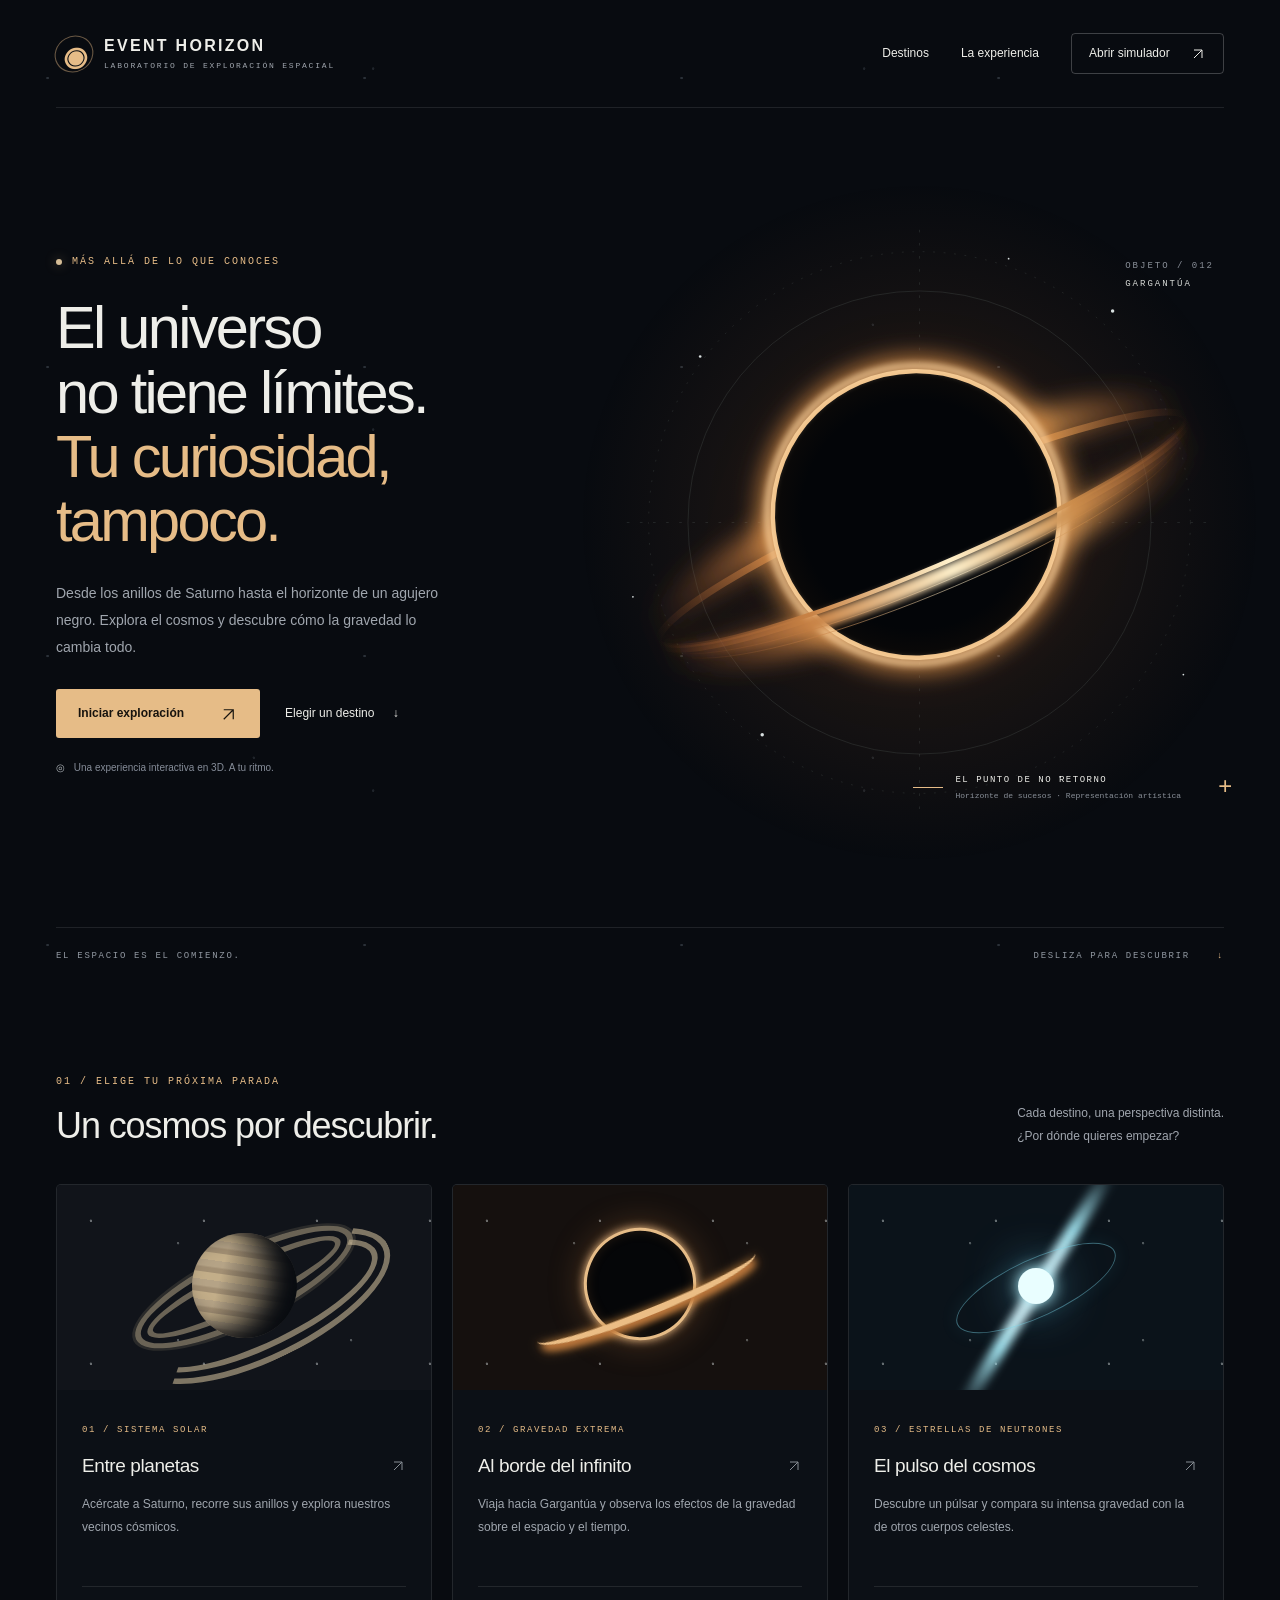
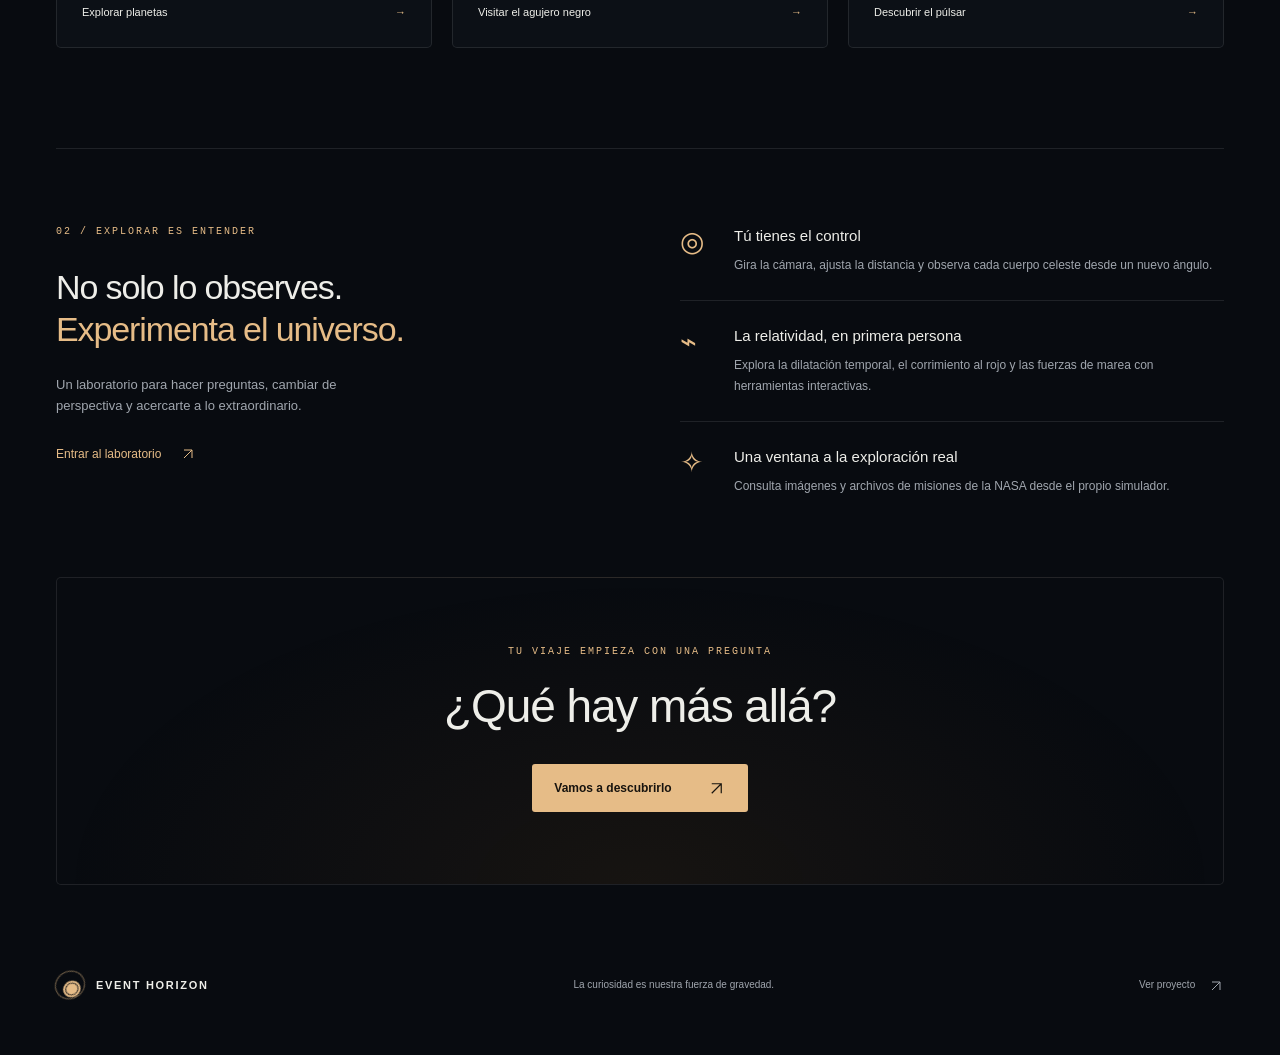
<file: index.html>
<!DOCTYPE html>
<html lang="es">
<head>
  <meta charset="UTF-8">
  <meta name="viewport" content="width=device-width, initial-scale=1">
  <meta name="theme-color" content="#080b10">
  <meta name="description" content="Explora planetas, estrellas y agujeros negros en Event Horizon, un laboratorio interactivo de gravedad relativista en 3D.">
  <title>Event Horizon — El universo te espera</title>
  <link rel="stylesheet" href="assets/inicio.css">
</head>
<body>
  <a class="skip-link" href="#contenido">Saltar al contenido</a>
  <header class="header wrap">
    <a class="brand" href="index.html" aria-label="Event Horizon, inicio"><span class="brand-mark" aria-hidden="true">◉</span><span>EVENT HORIZON<small>LABORATORIO DE EXPLORACIÓN ESPACIAL</small></span></a>
    <nav aria-label="Navegación principal"><a href="#destinos">Destinos</a><a href="#experiencia">La experiencia</a><a class="nav-launch" href="event_horizon_viaje_interactivo_hacia_un_agujero_negro.html">Abrir simulador <span aria-hidden="true"><svg class="arrow-icon" viewBox="0 0 24 24" fill="none" stroke="currentColor" stroke-width="1.5" aria-hidden="true"><path d="M6 18 18 6M6 6h12v12"/></svg></span></a></nav>
  </header>
  <main id="contenido">
    <section class="hero wrap" aria-labelledby="hero-title">
      <div class="hero-copy">
        <p class="eyebrow"><span class="status-dot"></span> MÁS ALLÁ DE LO QUE CONOCES</p>
        <h1 id="hero-title">El universo<br>no tiene límites.<br><em>Tu curiosidad,<br>tampoco.</em></h1>
        <p class="intro">Desde los anillos de Saturno hasta el horizonte de un agujero negro. Explora el cosmos y descubre cómo la gravedad lo cambia todo.</p>
        <div class="hero-actions"><a class="button primary" href="event_horizon_viaje_interactivo_hacia_un_agujero_negro.html">Iniciar exploración <span aria-hidden="true"><svg class="arrow-icon" viewBox="0 0 24 24" fill="none" stroke="currentColor" stroke-width="1.5" aria-hidden="true"><path d="M6 18 18 6M6 6h12v12"/></svg></span></a><a class="text-link" href="#destinos">Elegir un destino <span aria-hidden="true">↓</span></a></div>
        <p class="hero-note"><span aria-hidden="true">◎</span> Una experiencia interactiva en 3D. A tu ritmo.</p>
      </div>
      <figure class="cosmos">
        <div class="coordinates" aria-hidden="true">OBJETO / 012<br><span>GARGANTÚA</span></div>
        <svg class="black-hole" viewBox="0 0 800 800" role="img" aria-labelledby="hole-title hole-desc">
          <title id="hole-title">El horizonte de un agujero negro</title><desc id="hole-desc">Ilustración artística de una esfera oscura rodeada por un anillo luminoso y un disco de acreción dorado.</desc>
          <defs>
            <radialGradient id="aura"><stop stop-color="#dc7b35" stop-opacity=".16"/><stop offset="1" stop-color="#dc7b35" stop-opacity="0"/></radialGradient>
            <radialGradient id="void"><stop offset=".8" stop-color="#030508"/><stop offset="1" stop-color="#0b0908"/></radialGradient>
            <linearGradient id="disk"><stop stop-color="#7c4020" stop-opacity="0"/><stop offset=".26" stop-color="#c88245"/><stop offset=".52" stop-color="#fff0ca"/><stop offset=".76" stop-color="#cb8c4b"/><stop offset="1" stop-color="#7c4020" stop-opacity="0"/></linearGradient>
            <filter id="glow" x="-50%" y="-50%" width="200%" height="200%"><feGaussianBlur stdDeviation="14"/></filter>
            <filter id="soft" x="-50%" y="-50%" width="200%" height="200%"><feGaussianBlur stdDeviation="4"/></filter>
          </defs>
          <circle cx="400" cy="400" r="390" fill="url(#aura)"/>
          <g fill="none" stroke="#9bafa9" stroke-opacity=".16"><circle cx="400" cy="400" r="310" stroke-dasharray="2 10"/><circle cx="400" cy="400" r="265"/><path d="M65 400H735M400 65V735" stroke-dasharray="3 12"/></g>
          <g transform="rotate(-23 400 400)">
            <ellipse cx="400" cy="410" rx="328" ry="67" fill="none" stroke="url(#disk)" stroke-width="35" filter="url(#glow)"/>
            <ellipse cx="400" cy="410" rx="328" ry="48" fill="none" stroke="url(#disk)" stroke-width="8"/>
            <circle cx="400" cy="390" r="166" fill="none" stroke="#d38a45" stroke-width="26" filter="url(#glow)"/>
            <circle cx="400" cy="390" r="164" fill="url(#void)" stroke="#efc28a" stroke-width="5"/>
            <circle cx="400" cy="390" r="170" fill="none" stroke="#ffd8a4" stroke-width="6" filter="url(#soft)"/>
            <path d="M72 410C120 484 678 484 728 410" fill="none" stroke="url(#disk)" stroke-width="18" filter="url(#soft)"/>
            <path d="M72 410C120 468 678 468 728 410" fill="none" stroke="url(#disk)" stroke-width="5"/>
            <path d="M80 426C180 489 631 489 720 426M100 441C210 497 612 497 700 441" fill="none" stroke="url(#disk)" stroke-width="1" opacity=".55"/>
          </g>
          <g fill="#d8dfdf"><circle cx="149" cy="210" r="1.5"/><circle cx="621" cy="158" r="2"/><circle cx="702" cy="574" r="1"/><circle cx="220" cy="643" r="2"/><circle cx="561" cy="691" r="1"/><circle cx="72" cy="485" r="1"/><circle cx="502" cy="98" r="1"/></g>
        </svg>
        <figcaption><span class="caption-line"></span><span>EL PUNTO DE NO RETORNO<small>Horizonte de sucesos · Representación artística</small></span><span class="figure-plus" aria-hidden="true">+</span></figcaption>
      </figure>
      <div class="hero-bottom"><span>EL ESPACIO ES EL COMIENZO.</span><a href="#destinos">DESLIZA PARA DESCUBRIR <span aria-hidden="true">↓</span></a></div>
    </section>
    <section class="destinations wrap" id="destinos" aria-labelledby="destinations-title">
      <div class="section-heading"><div><p class="eyebrow">01 / ELIGE TU PRÓXIMA PARADA</p><h2 id="destinations-title">Un cosmos por descubrir.</h2></div><p>Cada destino, una perspectiva distinta.<br>¿Por dónde quieres empezar?</p></div>
      <div class="destination-grid">
        <a class="destination" href="event_horizon_viaje_interactivo_hacia_un_agujero_negro.html?target=saturn"><div class="card-art saturn-art" aria-hidden="true"><div class="saturn-rings"></div><div class="planet saturn"></div></div><div class="card-content"><span class="card-index">01 / SISTEMA SOLAR</span><h3>Entre planetas <span aria-hidden="true"><svg class="arrow-icon" viewBox="0 0 24 24" fill="none" stroke="currentColor" stroke-width="1.5" aria-hidden="true"><path d="M6 18 18 6M6 6h12v12"/></svg></span></h3><p>Acércate a Saturno, recorre sus anillos y explora nuestros vecinos cósmicos.</p><span class="card-link">Explorar planetas <span aria-hidden="true">→</span></span></div></a>
        <a class="destination" href="event_horizon_viaje_interactivo_hacia_un_agujero_negro.html?target=gargantua"><div class="card-art singularity-art" aria-hidden="true"><div class="mini-hole"></div></div><div class="card-content"><span class="card-index">02 / GRAVEDAD EXTREMA</span><h3>Al borde del infinito <span aria-hidden="true"><svg class="arrow-icon" viewBox="0 0 24 24" fill="none" stroke="currentColor" stroke-width="1.5" aria-hidden="true"><path d="M6 18 18 6M6 6h12v12"/></svg></span></h3><p>Viaja hacia Gargantúa y observa los efectos de la gravedad sobre el espacio y el tiempo.</p><span class="card-link">Visitar el agujero negro <span aria-hidden="true">→</span></span></div></a>
        <a class="destination" href="event_horizon_viaje_interactivo_hacia_un_agujero_negro.html?target=pulsar"><div class="card-art pulsar-art" aria-hidden="true"><div class="pulsar-beam"></div><div class="pulsar"></div><div class="pulsar-orbit"></div></div><div class="card-content"><span class="card-index">03 / ESTRELLAS DE NEUTRONES</span><h3>El pulso del cosmos <span aria-hidden="true"><svg class="arrow-icon" viewBox="0 0 24 24" fill="none" stroke="currentColor" stroke-width="1.5" aria-hidden="true"><path d="M6 18 18 6M6 6h12v12"/></svg></span></h3><p>Descubre un púlsar y compara su intensa gravedad con la de otros cuerpos celestes.</p><span class="card-link">Descubrir el púlsar <span aria-hidden="true">→</span></span></div></a>
      </div>
    </section>
    <section class="experience wrap" id="experiencia" aria-labelledby="experience-title"><div class="experience-lead"><p class="eyebrow">02 / EXPLORAR ES ENTENDER</p><h2 id="experience-title">No solo lo observes.<br><em>Experimenta el universo.</em></h2><p>Un laboratorio para hacer preguntas, cambiar de perspectiva y acercarte a lo extraordinario.</p><a class="text-link" href="event_horizon_viaje_interactivo_hacia_un_agujero_negro.html">Entrar al laboratorio <span aria-hidden="true"><svg class="arrow-icon" viewBox="0 0 24 24" fill="none" stroke="currentColor" stroke-width="1.5" aria-hidden="true"><path d="M6 18 18 6M6 6h12v12"/></svg></span></a></div><div class="features"><article><span aria-hidden="true">◎</span><div><h3>Tú tienes el control</h3><p>Gira la cámara, ajusta la distancia y observa cada cuerpo celeste desde un nuevo ángulo.</p></div></article><article><span aria-hidden="true">⌁</span><div><h3>La relatividad, en primera persona</h3><p>Explora la dilatación temporal, el corrimiento al rojo y las fuerzas de marea con herramientas interactivas.</p></div></article><article><span aria-hidden="true">✧</span><div><h3>Una ventana a la exploración real</h3><p>Consulta imágenes y archivos de misiones de la NASA desde el propio simulador.</p></div></article></div></section>
    <section class="closing wrap"><p class="eyebrow">TU VIAJE EMPIEZA CON UNA PREGUNTA</p><h2>¿Qué hay más allá?</h2><a class="button primary" href="event_horizon_viaje_interactivo_hacia_un_agujero_negro.html">Vamos a descubrirlo <span aria-hidden="true"><svg class="arrow-icon" viewBox="0 0 24 24" fill="none" stroke="currentColor" stroke-width="1.5" aria-hidden="true"><path d="M6 18 18 6M6 6h12v12"/></svg></span></a></section>
  </main>
  <footer class="footer wrap"><a class="brand" href="index.html"><span class="brand-mark" aria-hidden="true">◉</span> EVENT HORIZON</a><p>La curiosidad es nuestra fuerza de gravedad.</p><a href="https://github.com/Yulimaria/Simulador-agujero-negro">Ver proyecto <span aria-hidden="true"><svg class="arrow-icon" viewBox="0 0 24 24" fill="none" stroke="currentColor" stroke-width="1.5" aria-hidden="true"><path d="M6 18 18 6M6 6h12v12"/></svg></span></a></footer>
</body>
</html>
</file>
<file: assets/inicio.css>
:root{color-scheme:dark;--bg:#080b10;--text:#eeeee9;--muted:#a0a6ae;--amber:#e6bc87;--line:#ffffff18;--mono:'Courier New',monospace;--sans:Inter,Arial,Helvetica,sans-serif}*{box-sizing:border-box}html{scroll-behavior:smooth;scroll-padding-top:28px}body{margin:0;background:var(--bg);color:var(--text);font-family:var(--sans);font-size:15px;line-height:1.6}body:before{content:"";position:absolute;inset:0 0 auto;height:950px;pointer-events:none;background-image:radial-gradient(circle at 15% 27%,#b6c7d866 0 1px,transparent 1.5px),radial-gradient(circle at 76% 19%,#b6c7d844 0 1px,transparent 1.5px),radial-gradient(circle at 41% 75%,#b6c7d844 0 1px,transparent 1.5px);background-size:317px 289px,491px 361px,619px 433px;opacity:.5}a{color:inherit;text-decoration:none}a:focus-visible{outline:2px solid var(--amber);outline-offset:6px}a,button{-webkit-tap-highlight-color:transparent}.wrap{width:min(1280px,calc(100% - 112px));margin-inline:auto}.header{position:relative;min-height:108px;display:flex;justify-content:space-between;align-items:center;gap:24px;border-bottom:1px solid var(--line)}.brand{display:flex;align-items:center;gap:12px;font-size:16px;font-weight:700;letter-spacing:2.3px;white-space:nowrap}.brand-mark{display:inline-grid;place-items:center;width:36px;height:36px;border:1px solid #e6bc8770;border-radius:50%;font-size:26px;color:var(--amber);transform:rotate(-30deg) scaleX(1.1)}.brand small{display:block;font:8px/2 var(--mono);letter-spacing:1.8px;color:var(--muted)}nav{display:flex;align-items:center;gap:32px;font-size:12px}nav>a{transition:color .2s}nav>a:hover,.text-link:hover,.footer>a:hover{color:var(--amber)}.nav-launch{border:1px solid #ffffff38;padding:10px 17px;border-radius:4px}.nav-launch span{margin-left:17px}.hero{position:relative;display:grid;grid-template-columns:1fr 1fr;align-items:center;min-height:775px;padding-top:65px}.hero-copy{position:relative;z-index:1;padding-bottom:60px}.eyebrow{font:10px/1.6 var(--mono);letter-spacing:2px;color:var(--amber);margin:0 0 26px;display:flex;align-items:center;gap:10px}.status-dot{width:6px;height:6px;border-radius:50%;background:#d5bd96;box-shadow:0 0 12px #e6bc8770}h1{font-size:clamp(46px,4.65vw,70px);line-height:1.08;letter-spacing:-2.7px;font-weight:500;margin:0 0 27px}em{font-style:normal;color:var(--amber)}.intro{max-width:405px;color:var(--muted);font-size:14px;line-height:1.9;margin-bottom:29px}.hero-actions{display:flex;align-items:center;gap:25px}.button{display:inline-flex;justify-content:center;align-items:center;gap:35px;padding:14px 22px;font-weight:600;font-size:12px;border-radius:3px;transition:background .2s,transform .2s}.primary{background:var(--amber);color:#17130e}.primary:hover{background:#f4d4a9;transform:translateY(-2px)}.button span{font-size:19px;line-height:1}.text-link{font-size:12px;transition:color .2s}.text-link span{margin-left:15px}.hero-note{font-size:10px;color:#868d99;margin-top:22px}.hero-note span{margin-right:6px;color:#b2b8bc}.cosmos{margin:0 -45px 55px -70px;position:relative;min-width:0}.black-hole{display:block;width:100%;filter:drop-shadow(0 0 50px #9b59100a);animation:arrive 1.8s ease-out both}.coordinates{position:absolute;right:55px;top:12%;font:9px/2 var(--mono);letter-spacing:2px;color:#8a9099}.coordinates span{color:#d5d8d5}.cosmos figcaption{display:flex;gap:12px;align-items:center;position:absolute;bottom:10%;right:35px;font:9px/1.7 var(--mono);letter-spacing:1.5px}.cosmos small{display:block;color:#8a9099;letter-spacing:0;font-size:8px}.caption-line{width:30px;height:1px;background:var(--amber)}.figure-plus{font:24px var(--mono);color:var(--amber);margin-left:25px}.hero-bottom{grid-column:1/-1;border-top:1px solid var(--line);display:flex;align-items:center;justify-content:space-between;padding:23px 0;color:#9299a2;font:9px var(--mono);letter-spacing:1.7px}.hero-bottom a span{margin-left:20px;color:var(--amber)}.destinations{padding-top:90px;padding-bottom:100px}.section-heading{display:flex;justify-content:space-between;gap:30px;align-items:end;margin-bottom:36px}.section-heading .eyebrow{margin-bottom:13px}h2{font-size:36px;font-weight:400;letter-spacing:-1.1px;line-height:1.25;margin:0}.section-heading>p{color:var(--muted);font-size:12px;line-height:1.9;margin:0}.destination-grid{display:grid;grid-template-columns:repeat(3,1fr);gap:20px}.destination{overflow:hidden;background:#0c1016;border:1px solid var(--line);border-radius:5px;transition:border-color .25s,transform .25s}.destination:hover{transform:translateY(-5px);border-color:#e6bc8760}.card-art{height:205px;position:relative;overflow:hidden;background-image:radial-gradient(circle at 30% 25%,#d8dfdf70 0 1px,transparent 1.5px),radial-gradient(circle at 70% 60%,#d8dfdf55 0 1px,transparent 1.5px);background-size:113px 143px,173px 97px}.saturn-art{background-color:#11141a}.planet{position:absolute;border-radius:50%;width:105px;height:105px;left:calc(50% - 52px);top:48px}.saturn{background:linear-gradient(105deg,#0000 30%,#080b10 95%),repeating-linear-gradient(8deg,#c3ae89 0 7px,#a28f73 8px 12px,#b5a386 14px 20px);box-shadow:inset -18px -5px 25px #080b10}.saturn-rings{position:absolute;width:240px;height:70px;left:calc(50% - 120px);top:67px;border:19px double #b8a98a88;border-radius:50%;transform:rotate(-26deg);box-shadow:0 0 0 3px #c6b99222}.saturn:after{content:"";position:absolute;width:240px;height:70px;left:-68px;top:19px;border:19px double #b8a98aaa;border-top-color:transparent;border-left-color:transparent;border-radius:50%;transform:rotate(-26deg)}.singularity-art{background-color:#15100e}.mini-hole{position:absolute;width:112px;height:112px;left:calc(50% - 56px);top:43px;background:#050608;border-radius:50%;border:3px solid #e6bc87;box-shadow:0 0 10px #fbc88f,0 0 35px #be773d66,inset 0 0 12px #a5683033;transform:rotate(-22deg)}.mini-hole:after{content:"";position:absolute;width:235px;height:29px;left:-64px;top:50px;border-radius:50%;border-bottom:7px solid #ebbd85;box-shadow:0 7px 7px -3px #be773d;filter:drop-shadow(0 0 5px #cc883e)}.pulsar-art{background-color:#0b131a}.pulsar{position:absolute;width:36px;height:36px;border-radius:50%;background:#e9feff;box-shadow:0 0 15px #b3f5ff,0 0 50px #4890b0;left:calc(50% - 18px);top:83px}.pulsar-beam{position:absolute;left:calc(50% - 7px);top:-35px;width:14px;height:280px;background:linear-gradient(transparent,#9edfeb,#fff,#9edfeb,transparent);filter:blur(4px);transform:rotate(32deg)}.pulsar-orbit{position:absolute;left:calc(50% - 87px);top:74px;width:174px;height:58px;border:1px solid #7ad5eb70;border-radius:50%;transform:rotate(-25deg);box-shadow:0 0 20px #5bdef014}.card-content{padding:25px}.card-index{font:9px var(--mono);letter-spacing:1.6px;color:var(--amber)}h3{font-size:19px;font-weight:500;letter-spacing:-.4px;margin:12px 0}.card-content h3{display:flex;justify-content:space-between}.card-content h3 span{color:#878d94;font-size:18px}.card-content p{font-size:12px;line-height:1.9;color:var(--muted);margin-bottom:24px;min-height:69px}.card-link{display:flex;justify-content:space-between;border-top:1px solid var(--line);padding-top:17px;font-size:11px}.card-link span{color:var(--amber)}.experience{display:grid;grid-template-columns:1fr 1fr;gap:80px;border-top:1px solid var(--line);padding-top:75px;padding-bottom:80px}.experience h2{font-size:34px}.experience-lead>p:not(.eyebrow){max-width:350px;color:var(--muted);font-size:13px;margin:24px 0}.experience .text-link{color:var(--amber)}.features article{display:flex;gap:24px;padding:0 0 23px;margin-bottom:23px;border-bottom:1px solid var(--line)}.features article:last-child{border:0;margin:0;padding:0}.features article>span{font-size:28px;color:var(--amber);width:30px;flex-shrink:0;line-height:1.3}.features h3{font-size:15px;letter-spacing:0;margin:0 0 7px}.features p{font-size:12px;line-height:1.8;color:var(--muted);margin:0}.closing{text-align:center;padding:66px 24px 72px;border:1px solid var(--line);border-radius:5px;background:radial-gradient(ellipse at 50% 100%,#af6d2417,transparent 70%)}.closing .eyebrow{justify-content:center;margin-bottom:18px}.closing h2{font-size:46px;margin-bottom:28px}.footer{display:flex;align-items:center;justify-content:space-between;gap:20px;min-height:140px;margin-top:30px}.footer .brand{font-size:11px;letter-spacing:1.7px}.footer .brand-mark{font-size:20px;width:28px;height:28px}.footer p,.footer>a:last-child{font-size:10px;color:var(--muted)}.footer>a:last-child span{margin-left:10px}.skip-link{position:fixed;top:-100px;left:20px;z-index:10;background:var(--amber);color:var(--bg);padding:12px}.skip-link:focus{top:15px}@keyframes arrive{from{opacity:0;transform:scale(.96)}to{opacity:1;transform:scale(1)}}
@media(min-width:1500px){.hero{min-height:850px}.cosmos{margin-right:-65px}}
@media(max-width:1050px){.wrap{width:calc(100% - 64px)}nav{gap:20px}.hero{min-height:690px}.hero-copy{padding-bottom:35px}h1{font-size:52px}.cosmos{margin-left:-80px;margin-right:-25px}.hero-actions{gap:18px}.button{gap:20px;padding:13px 18px}.card-content{padding:20px}.card-content h3{font-size:17px}.experience{gap:45px}.coordinates{right:25px}.cosmos figcaption{right:10px;bottom:6%}.figure-plus{display:none}}
@media(max-width:760px){.wrap{width:calc(100% - 40px)}.header{min-height:88px}.brand{font-size:12px;letter-spacing:1.5px}.brand small{font-size:6px;letter-spacing:1px}.brand-mark{width:29px;height:29px;font-size:22px}nav>a:not(.nav-launch){display:none}.nav-launch{padding:9px 11px;font-size:10px}.nav-launch span{margin-left:7px}.hero{grid-template-columns:1fr;padding-top:50px;min-height:0}.hero-copy{padding-bottom:0}h1{font-size:clamp(44px,8.5vw,64px);letter-spacing:-2px}.intro{max-width:440px}.eyebrow{font-size:9px;letter-spacing:1.5px}.cosmos{width:min(570px,100%);margin:-10px auto 10px}.coordinates{top:9%;right:10px}.cosmos figcaption{bottom:5%;right:0;font-size:8px}.hero-bottom{font-size:8px;letter-spacing:1px;padding:20px 0;gap:15px}.hero-bottom a span{margin-left:8px}.destinations{padding-top:60px;padding-bottom:60px}.section-heading{display:block;margin-bottom:25px}h2{font-size:29px}.section-heading>p{margin-top:17px}.destination-grid{grid-template-columns:1fr;gap:20px}.card-art{height:205px}.card-content{padding:24px}.card-content h3{font-size:21px}.card-content p{min-height:0;max-width:450px}.experience{grid-template-columns:1fr;padding:55px 0;gap:35px}.experience h2{font-size:29px}.closing{padding:45px 18px}.closing h2{font-size:36px}.closing .eyebrow{font-size:8px}.footer{flex-wrap:wrap;justify-content:space-between;padding:30px 0;min-height:130px;gap:15px}.footer p{order:3;width:100%;margin:0}.hero-note{font-size:9px}}
@media(prefers-reduced-motion:reduce){html{scroll-behavior:auto}*,*:before,*:after{animation:none!important;transition:none!important}}

.arrow-icon{display:inline-block;width:16px;height:16px;vertical-align:middle}.button .arrow-icon{width:19px;height:19px}
</file>
